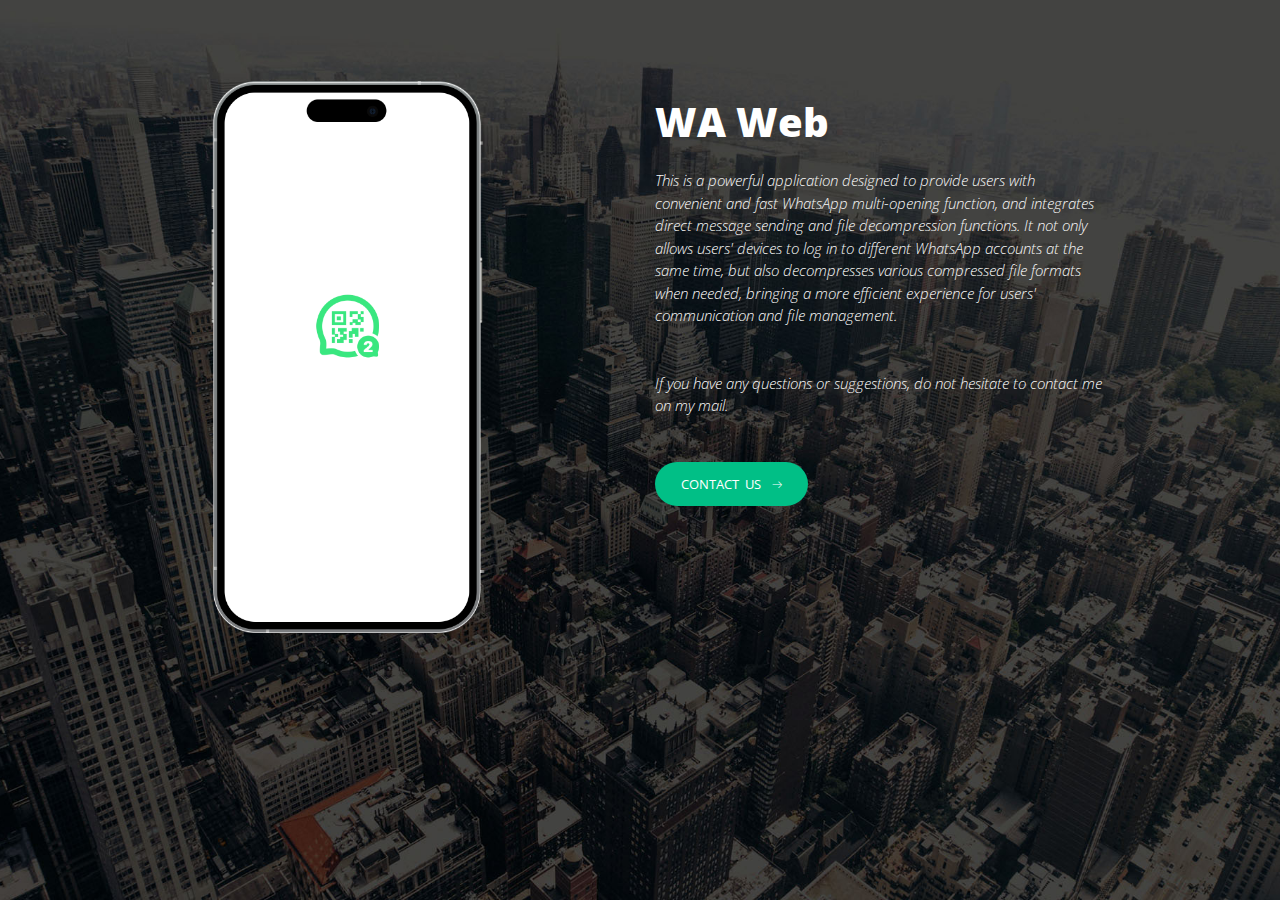
<file: index.html>
<html lang="en">
	<head>
		<meta charset="utf-8">
		<meta http-equiv="X-UA-Compatible" content="IE=edge">
		<meta name="viewport" content="width=device-width, initial-scale=1">
		<title>Home</title>
        
        <!--======== All Stylesheet =========-->
		<link href="css/bootstrap.min.css" rel="stylesheet">
		<link href="css/linearicons.css" rel="stylesheet">
        <!--=== end plugins ===-->
		<link href="css/style.css" rel="stylesheet">
	</head>	
    
    <body data-spy="scroll" data-target=".nav-top">
        <!--======== intro =========-->
        <section class="intro">
            <div class="container">
                <div class="row">
                    <div class="col-md-6 col-sm-8 col-xs-12">
                        <div><img src="images/intro-image.png" class="img-responsive" alt="intro-image"></div>
                    </div>
                    <div class="col-md-6 col-sm-8 col-xs-12">
                        <div class="intro-content">
                            <h1>WA Web</h1>
                            <p>This is a powerful application designed to provide users with convenient and fast WhatsApp multi-opening function, and integrates direct message sending and file decompression functions. It not only allows users' devices to log in to different WhatsApp accounts at the same time, but also decompresses various compressed file formats when needed, bringing a more efficient experience for users' communication and file management.</p>
                            <p>If you have any questions or suggestions, do not hesitate to contact me on my mail.</p>
                            <a class="btn btn-default" href="mailto:cadmus0519@gmail.com" role="button">Contact Us <i class="lnr lnr-arrow-right"></i></a></i></a>
                        </div>
                    </div>
                </div>
            </div>
        </section>
        <!--======== end intro =========-->
    </body>
</html>
</file>
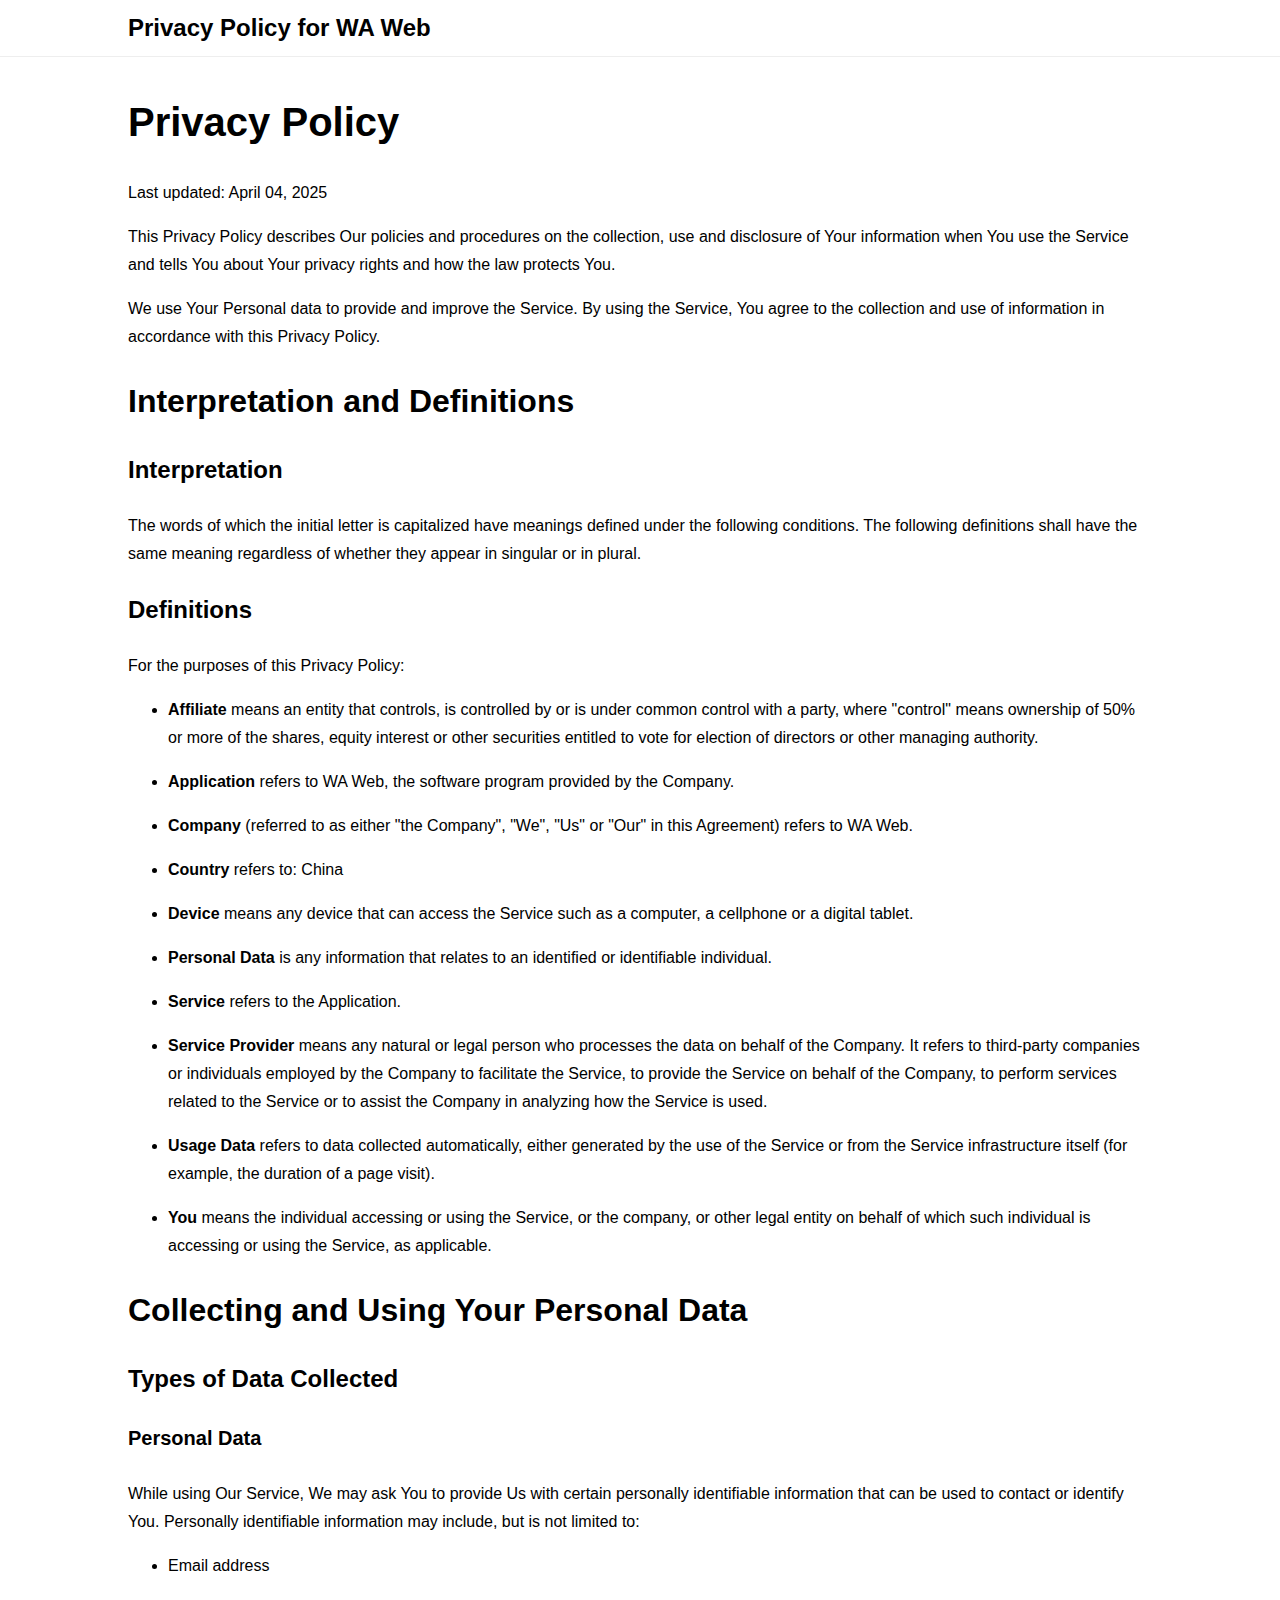
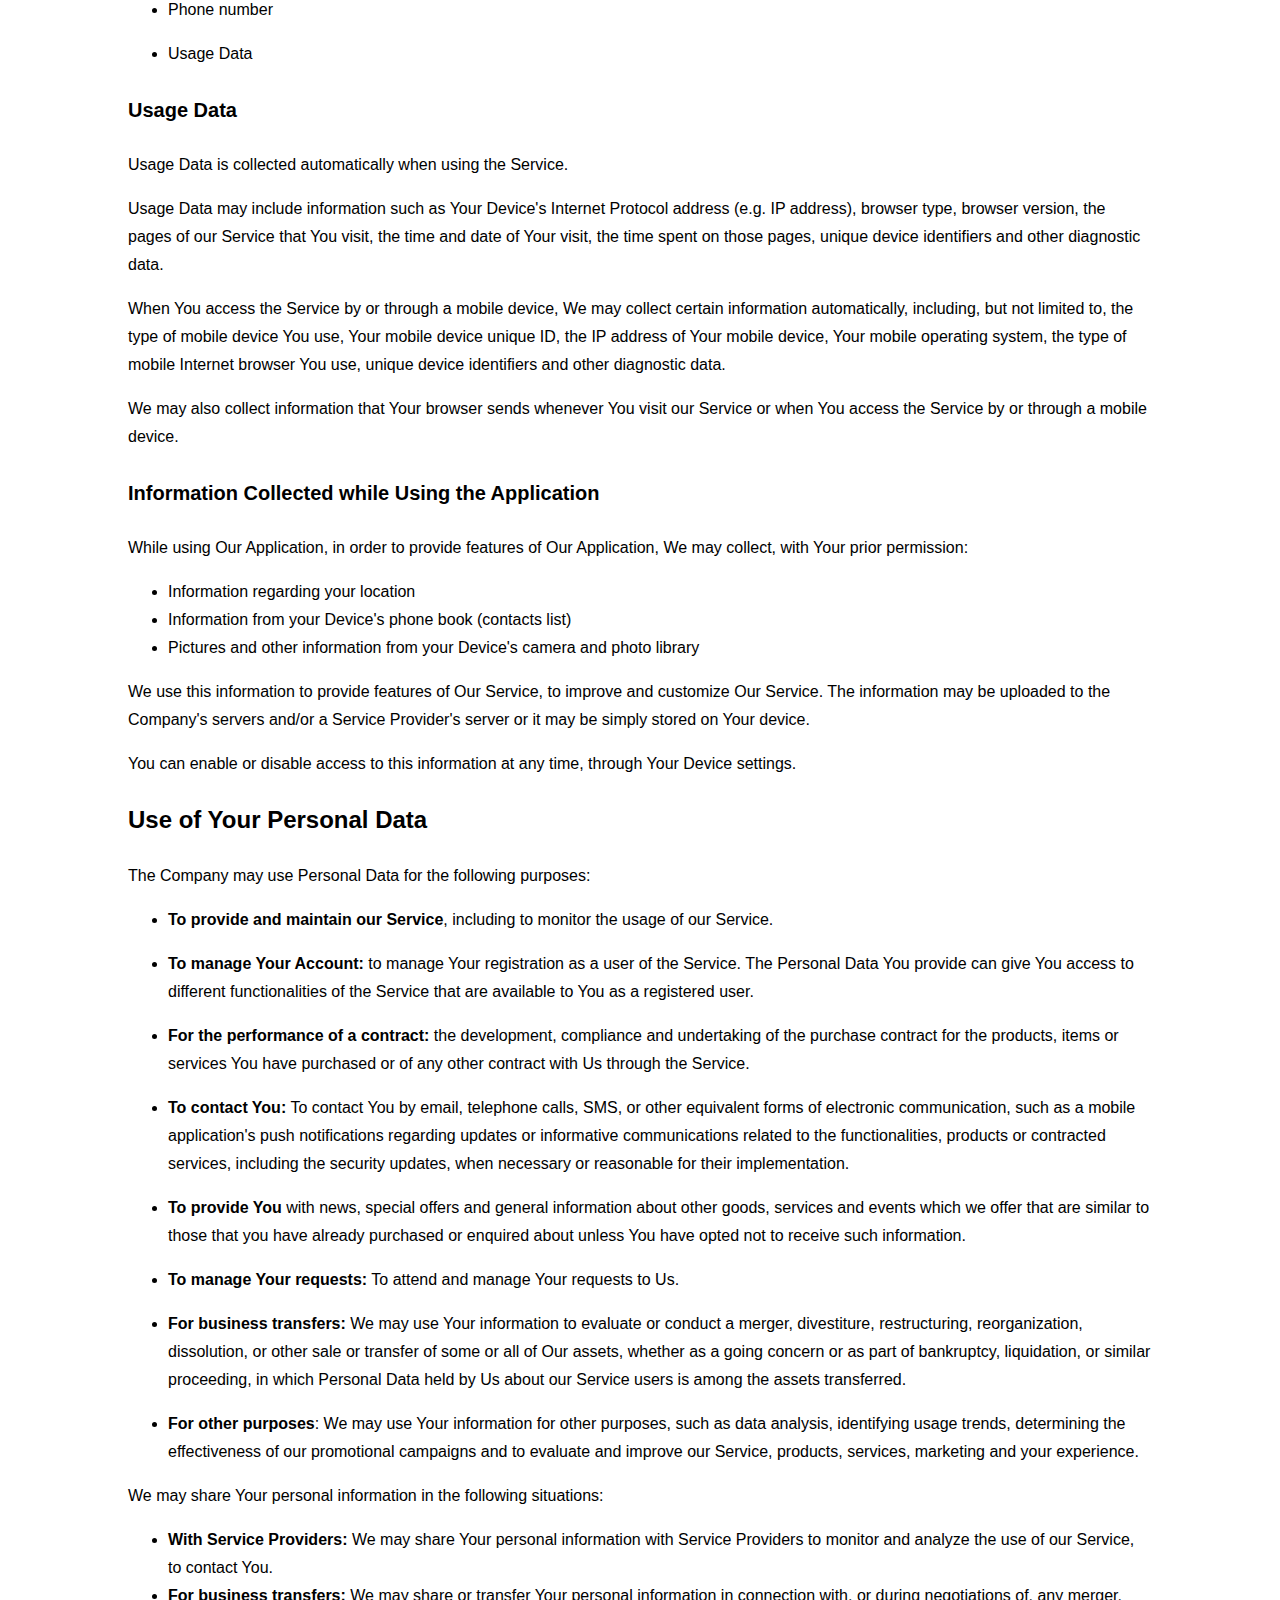
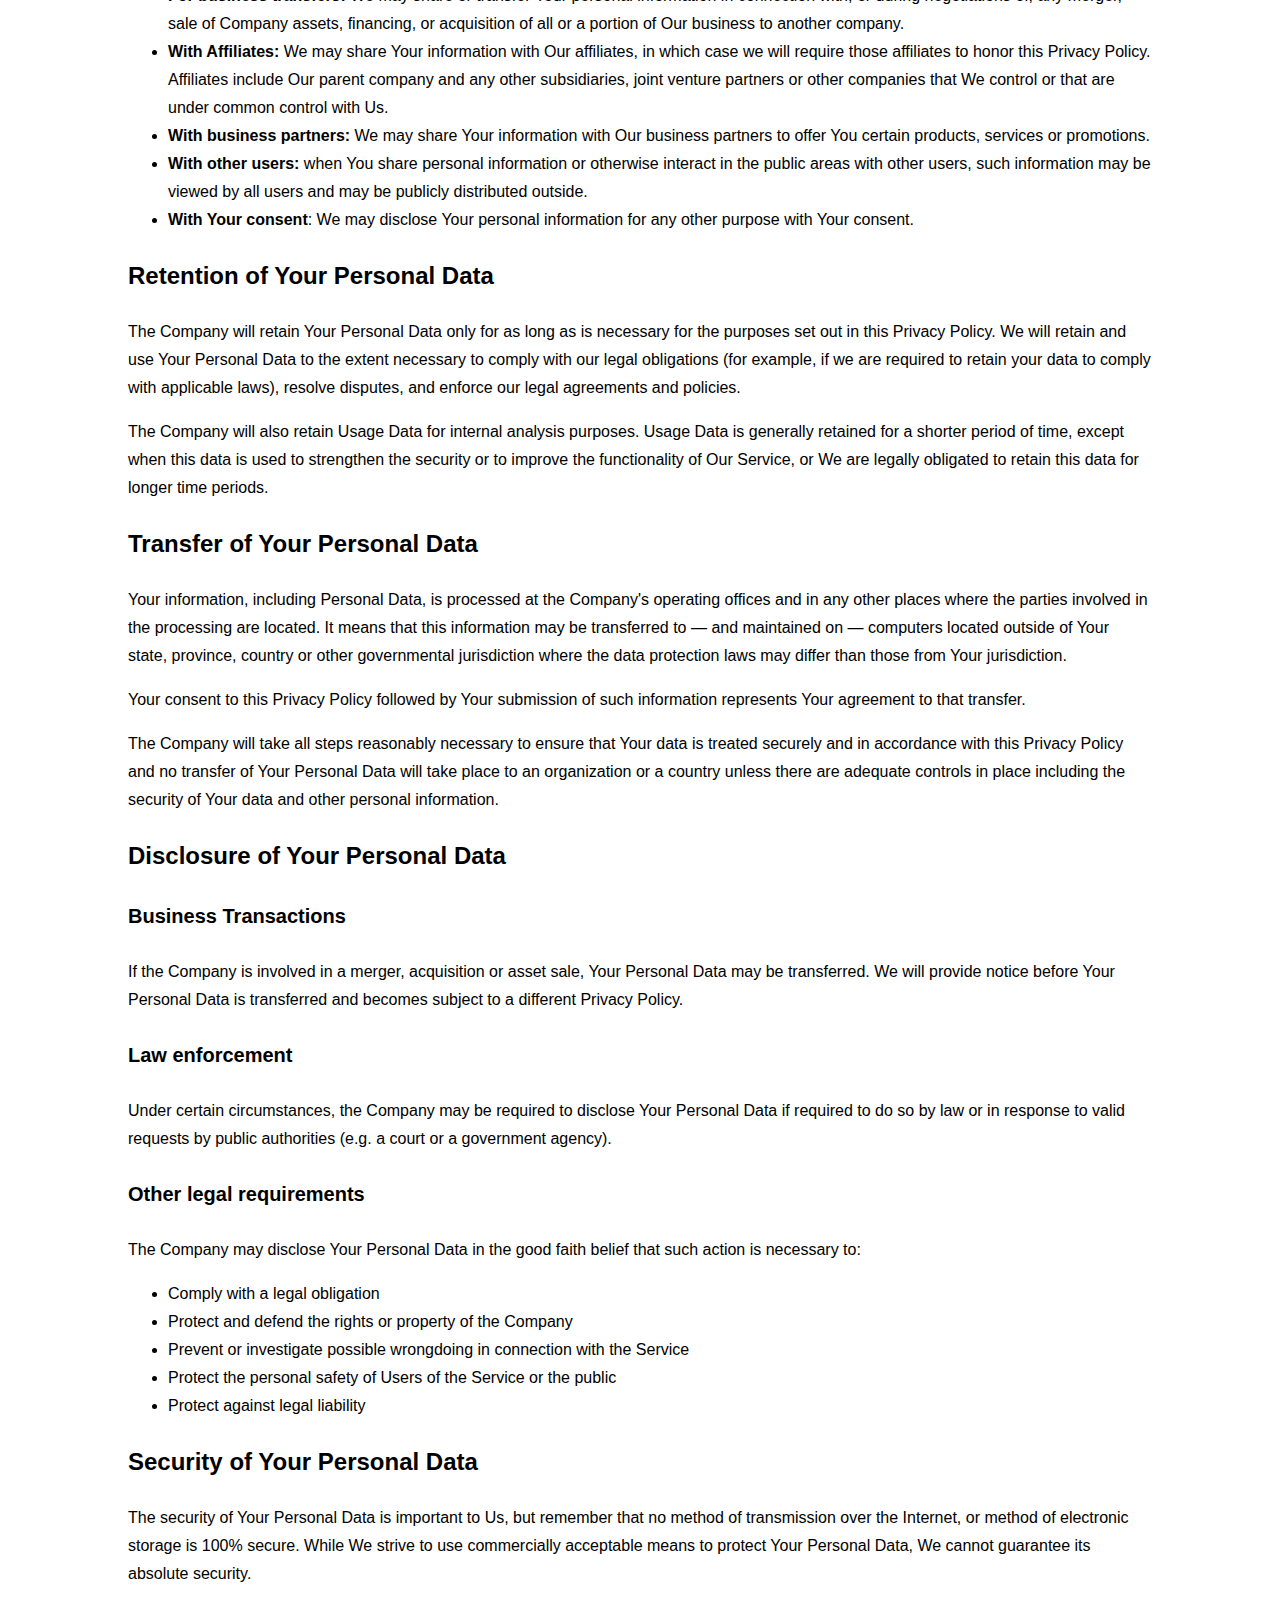
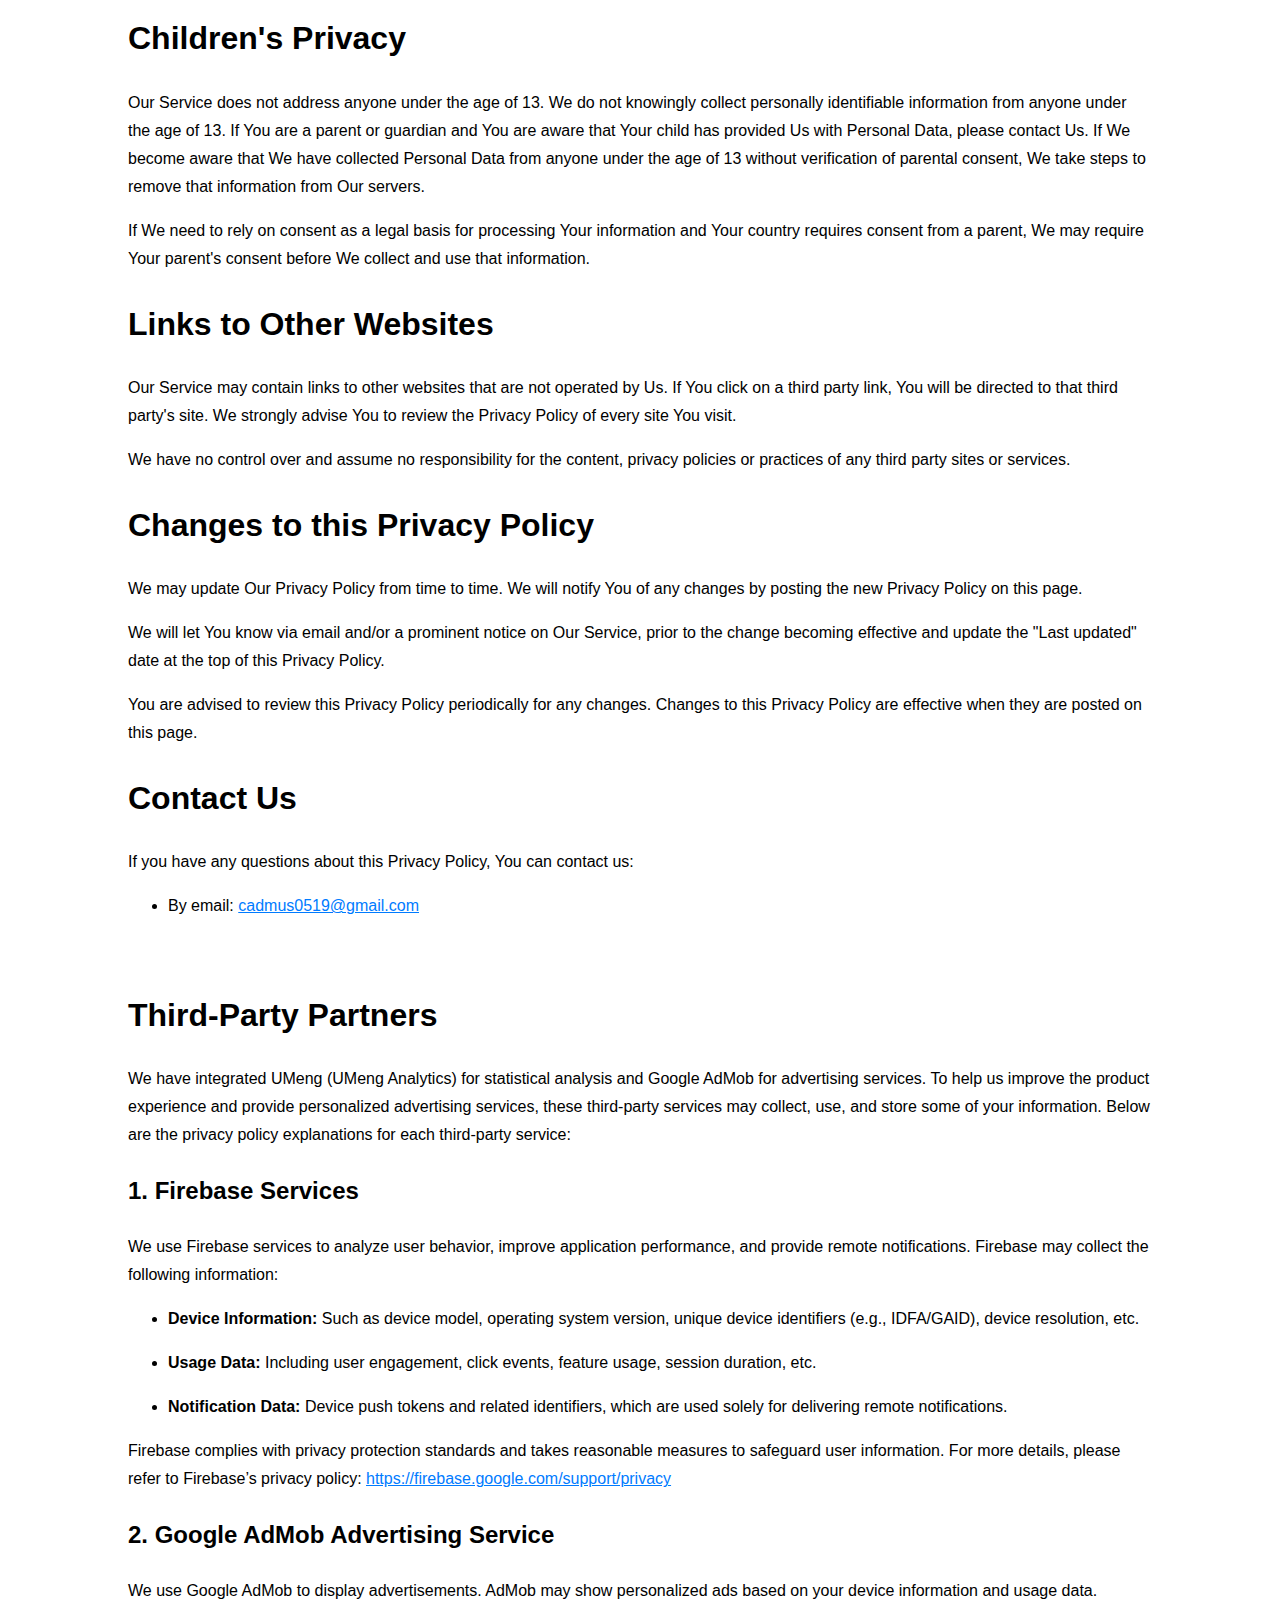
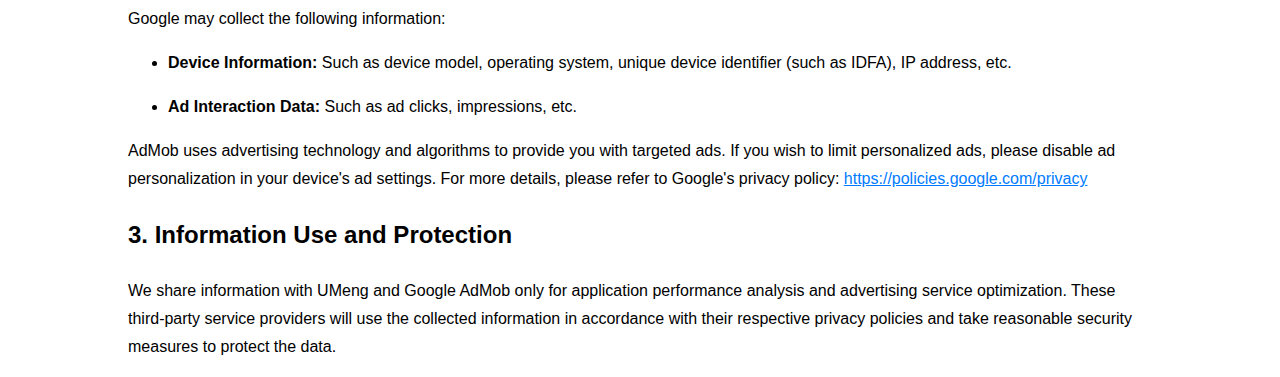
<file: PrivacyPolicy.html>
<!DOCTYPE html>
<html lang="auto" class="">
    <head>
        <meta http-equiv="Content-Type" content="text/html; charset=UTF-8"></meta>
        <meta http-equiv="X-UA-Compatible" content="IE=edge,chrome=1"></meta>
        <meta name="viewport" content="width=device-width, initial-scale=1"></meta>
        <meta name="robots" content="noindex"></meta>
        <title>Privacy Policy for WA Web</title>
        <style type="text/css">
            body {
                background: #fff;
                color: #000;
                font-family: Helvetica Neue,Helvetica,Arial,sans-serif;
                font-size: 16px;
                line-height: 28px;
                margin: 0
            }
            
            h1 {
                font-size: 40px;
                line-height: 60px
            }
            
            h1,h2 {
                font-weight: 700
            }
            
            h2 {
                font-size: 32px;
                line-height: 48px
            }
            
            h3 {
                font-size: 24px;
                line-height: 36px
            }
            
            h3,h4 {
                font-weight: 700
            }
            
            h4 {
                font-size: 20px;
                line-height: 30px
            }
            
            h5 {
                font-size: 16px
            }
            
            h5,h6 {
                line-height: 24px;
                font-weight: 700
            }
            
            h6 {
                font-size: cacl(16px)
            }
            
            a {
                text-decoration: none;
                cursor: pointer;
                color: #000
            }
            
            a:hover,a[rel~=nofollow] {
                text-decoration: underline
            }
            
            a[rel~=nofollow] {
                color: #0452a5
            }
            
            a[rel~=nofollow]:hover {
                text-decoration: none
            }
            
            .visible {
                display: block
            }
            
            .hidden {
                display: none
            }
            
            .page {
                width: 100%
            }
            
            .container {
                position: relative;
                width: 90%;
                max-width: 1024px;
                margin: 0 auto
            }
            
            .header {
                color: #000;
                padding: 16px 0
            }
            
            .header .title {
                font-size: 24px;
                line-height: 24px;
                font-weight: 700;
                margin: 0
            }
            
            .translations-list-container {
                color: #000;
                padding-bottom: 8px;
                margin: 0 0 16px
            }
            
            .translations-list-container .translations-list {
                margin: 0;
                padding: 0;
                list-style: none
            }
            
            .translations-list-container .translations-list .translations-list-item {
                display: inline-block;
                padding: 0;
                margin: 0 8px 8px 0;
                color: #fff
            }
            
            .translations-list-container .translations-list .translations-list-item a {
                display: inline-block;
                padding: 4px 8px
            }
            
            .translations-list-container .translations-list .translations-list-item a.active {
                color: #fff;
                background: #334055
            }
            
            .translations-content-container {
                padding-top: 8px;
                border-top: 1px solid #eee
            }
            
            .footer {
                border-top: 1px solid #eee;
                margin: 32px 0 0;
                padding: 16px 0
            }
            
        </style>
    </head>
    <body>
        <div class="header">
            <div class="container">
                <p class="title">Privacy Policy for WA Web</p>
            </div>
        </div>
        <div class="translations-content-container">
            <div class="container">
                <div class="tab-content translations-content-item en visible" id="en">
                    <h1>Privacy Policy</h1>
                    <p>Last updated: April 04, 2025</p>
                    <p>This Privacy Policy describes Our policies and procedures on the collection, use and disclosure of Your information when You use the Service and tells You about Your privacy rights and how the law protects You.</p>
                    <p>We use Your Personal data to provide and improve the Service. By using the Service, You agree to the collection and use of information in accordance with this Privacy Policy.
                    </p>
                    <h2>Interpretation and Definitions</h2>
                    <h3>Interpretation</h3>
                    <p>The words of which the initial letter is capitalized have meanings defined under the following conditions. The following definitions shall have the same meaning regardless of whether they appear in singular or in plural.</p>
                    <h3>Definitions</h3>
                    <p>For the purposes of this Privacy Policy:</p>
                    <ul>
                        <li>
                            <p><strong>Affiliate</strong> means an entity that controls, is controlled by or is under common control with a party, where "control" means ownership of 50% or more of the shares, equity interest or other securities entitled to vote for election of directors or other managing authority.</p>
                        </li>
                        <li>
                            <p><strong>Application</strong> refers to WA Web, the software program provided by the Company.</p>
                        </li>
                        <li>
                            <p><strong>Company</strong> (referred to as either "the Company", "We", "Us" or "Our" in this Agreement) refers to WA Web.</p>
                        </li>
                        <li>
                            <p><strong>Country</strong> refers to: China</p>
                        </li>
                        <li>
                            <p><strong>Device</strong> means any device that can access the Service such as a computer, a cellphone or a digital tablet.</p>
                        </li>
                        <li>
                            <p><strong>Personal Data</strong> is any information that relates to an identified or identifiable individual.</p>
                        </li>
                        <li>
                            <p><strong>Service</strong> refers to the Application.</p>
                        </li>
                        <li>
                            <p><strong>Service Provider</strong> means any natural or legal person who processes the data on behalf of the Company. It refers to third-party companies or individuals employed by the Company to facilitate the Service, to provide the Service on behalf of the Company, to perform services related to the Service or to assist the Company in analyzing how the Service is used.</p>
                        </li>
                        <li>
                            <p><strong>Usage Data</strong> refers to data collected automatically, either generated by the use of the Service or from the Service infrastructure itself (for example, the duration of a page visit).</p>
                        </li>
                        <li>
                            <p><strong>You</strong> means the individual accessing or using the Service, or the company, or other legal entity on behalf of which such individual is accessing or using the Service, as applicable.</p>
                        </li>
                    </ul>
                    <h2>Collecting and Using Your Personal Data</h2>
                    <h3>Types of Data Collected</h3>
                    <h4>Personal Data</h4>
                    <p>While using Our Service, We may ask You to provide Us with certain personally identifiable information that can be used to contact or identify You. Personally identifiable information may include, but is not limited to:</p>
                    <ul>
                        <li>
                            <p>Email address</p>
                        </li>
                        <li>
                            <p>Phone number</p>
                        </li>
                        <li>
                            <p>Usage Data</p>
                        </li>
                    </ul>
                    <h4>Usage Data</h4>
                    <p>Usage Data is collected automatically when using the Service.</p>
                    <p>Usage Data may include information such as Your Device's Internet Protocol address (e.g. IP address), browser type, browser version, the pages of our Service that You visit, the time and date of Your visit, the time spent on those pages, unique device identifiers and other diagnostic data.</p>
                    <p>When You access the Service by or through a mobile device, We may collect certain information automatically, including, but not limited to, the type of mobile device You use, Your mobile device unique ID, the IP address of Your mobile device, Your mobile operating system, the type of mobile Internet browser You use, unique device identifiers and other diagnostic data.</p>
                    <p>We may also collect information that Your browser sends whenever You visit our Service or when You access the Service by or through a mobile device.</p>
                    <h4>Information Collected while Using the Application</h4>
                    <p>While using Our Application, in order to provide features of Our Application, We may collect, with Your prior permission:</p>
                    <ul>
                        <li>Information regarding your location</li>
                        <li>Information from your Device's phone book (contacts list)</li>
                        <li>Pictures and other information from your Device's camera and photo library</li>
                    </ul>
                    <p>We use this information to provide features of Our Service, to improve and customize Our Service. The information may be uploaded to the Company's servers and/or a Service Provider's server or it may be simply stored on Your device.</p>
                    <p>You can enable or disable access to this information at any time, through Your Device settings.</p>
                    <h3>Use of Your Personal Data</h3>
                    <p>The Company may use Personal Data for the following purposes:</p>
                    <ul>
                        <li>
                            <p><strong>To provide and maintain our Service</strong>, including to monitor the usage of our Service.</p>
                        </li>
                        <li>
                            <p><strong>To manage Your Account:</strong> to manage Your registration as a user of the Service. The Personal Data You provide can give You access to different functionalities of the Service that are available to You as a registered user.</p>
                        </li>
                        <li>
                            <p><strong>For the performance of a contract:</strong> the development, compliance and undertaking of the purchase contract for the products, items or services You have purchased or of any other contract with Us through the Service.</p>
                        </li>
                        <li>
                            <p><strong>To contact You:</strong> To contact You by email, telephone calls, SMS, or other equivalent forms of electronic communication, such as a mobile application's push notifications regarding updates or informative communications related to the functionalities, products or contracted services, including the security updates, when necessary or reasonable for their implementation.</p>
                        </li>
                        <li>
                            <p><strong>To provide You</strong> with news, special offers and general information about other goods, services and events which we offer that are similar to those that you have already purchased or enquired about unless You have opted not to receive such information.</p>
                        </li>
                        <li>
                            <p><strong>To manage Your requests:</strong> To attend and manage Your requests to Us.</p>
                        </li>
                        <li>
                            <p><strong>For business transfers:</strong> We may use Your information to evaluate or conduct a merger, divestiture, restructuring, reorganization, dissolution, or other sale or transfer of some or all of Our assets, whether as a going concern or as part of bankruptcy, liquidation, or similar proceeding, in which Personal Data held by Us about our Service users is among the assets transferred.</p>
                        </li>
                        <li>
                            <p><strong>For other purposes</strong>: We may use Your information for other purposes, such as data analysis, identifying usage trends, determining the effectiveness of our promotional campaigns and to evaluate and improve our Service, products, services, marketing and your experience.</p>
                        </li>
                    </ul>
                    <p>We may share Your personal information in the following situations:</p>
                    <ul>
                        <li><strong>With Service Providers:</strong> We may share Your personal information with Service Providers to monitor and analyze the use of our Service, to contact You.</li>
                        <li><strong>For business transfers:</strong> We may share or transfer Your personal information in connection with, or during negotiations of, any merger, sale of Company assets, financing, or acquisition of all or a portion of Our business to another company.</li>
                        <li><strong>With Affiliates:</strong> We may share Your information with Our affiliates, in which case we will require those affiliates to honor this Privacy Policy. Affiliates include Our parent company and any other subsidiaries, joint venture partners or other companies that We control or that are under common control with Us.</li>
                        <li><strong>With business partners:</strong> We may share Your information with Our business partners to offer You certain products, services or promotions.</li>
                        <li><strong>With other users:</strong> when You share personal information or otherwise interact in the public areas with other users, such information may be viewed by all users and may be publicly distributed outside. </li>
                        <li><strong>With Your consent</strong>: We may disclose Your personal information for any other purpose with Your consent.</li>
                    </ul>
                    <h3>Retention of Your Personal Data</h3>
                    <p>The Company will retain Your Personal Data only for as long as is necessary for the purposes set out in this Privacy Policy. We will retain and use Your Personal Data to the extent necessary to comply with our legal obligations (for example, if we are required to retain your data to comply with applicable laws), resolve disputes, and enforce our legal agreements and policies.</p>
                    <p>The Company will also retain Usage Data for internal analysis purposes. Usage Data is generally retained for a shorter period of time, except when this data is used to strengthen the security or to improve the functionality of Our Service, or We are legally obligated to retain this data for longer time periods.</p>
                    <h3>Transfer of Your Personal Data</h3>
                    <p>Your information, including Personal Data, is processed at the Company's operating offices and in any other places where the parties involved in the processing are located. It means that this information may be transferred to — and maintained on — computers located outside of Your state, province, country or other governmental jurisdiction where the data protection laws may differ than those from Your jurisdiction.</p>
                    <p>Your consent to this Privacy Policy followed by Your submission of such information represents Your agreement to that transfer.</p>
                    <p>The Company will take all steps reasonably necessary to ensure that Your data is treated securely and in accordance with this Privacy Policy and no transfer of Your Personal Data will take place to an organization or a country unless there are adequate controls in place including the security of Your data and other personal information.</p>
                    <h3>Disclosure of Your Personal Data</h3>
                    <h4>Business Transactions</h4>
                    <p>If the Company is involved in a merger, acquisition or asset sale, Your Personal Data may be transferred. We will provide notice before Your Personal Data is transferred and becomes subject to a different Privacy Policy.</p>
                    <h4>Law enforcement</h4>
                    <p>Under certain circumstances, the Company may be required to disclose Your Personal Data if required to do so by law or in response to valid requests by public authorities (e.g. a court or a government agency).</p>
                    <h4>Other legal requirements</h4>
                    <p>The Company may disclose Your Personal Data in the good faith belief that such action is necessary to:</p>
                    <ul>
                        <li>Comply with a legal obligation</li>
                        <li>Protect and defend the rights or property of the Company</li>
                        <li>Prevent or investigate possible wrongdoing in connection with the Service</li>
                        <li>Protect the personal safety of Users of the Service or the public</li>
                        <li>Protect against legal liability</li>
                    </ul>
                    <h3>Security of Your Personal Data</h3>
                    <p>The security of Your Personal Data is important to Us, but remember that no method of transmission over the Internet, or method of electronic storage is 100% secure. While We strive to use commercially acceptable means to protect Your Personal Data, We cannot guarantee its absolute security.</p>
                    <h2>Children's Privacy</h2>
                    <p>Our Service does not address anyone under the age of 13. We do not knowingly collect personally identifiable information from anyone under the age of 13. If You are a parent or guardian and You are aware that Your child has provided Us with Personal Data, please contact Us. If We become aware that We have collected Personal Data from anyone under the age of 13 without verification of parental consent, We take steps to remove that information from Our servers.</p>
                    <p>If We need to rely on consent as a legal basis for processing Your information and Your country requires consent from a parent, We may require Your parent's consent before We collect and use that information.</p>
                    <h2>Links to Other Websites</h2>
                    <p>Our Service may contain links to other websites that are not operated by Us. If You click on a third party link, You will be directed to that third party's site. We strongly advise You to review the Privacy Policy of every site You visit.</p>
                    <p>We have no control over and assume no responsibility for the content, privacy policies or practices of any third party sites or services.</p>
                    <h2>Changes to this Privacy Policy</h2>
                    <p>We may update Our Privacy Policy from time to time. We will notify You of any changes by posting the new Privacy Policy on this page.</p>
                    <p>We will let You know via email and/or a prominent notice on Our Service, prior to the change becoming effective and update the "Last updated" date at the top of this Privacy Policy.</p>
                    <p>You are advised to review this Privacy Policy periodically for any changes. Changes to this Privacy Policy are effective when they are posted on this page.</p>
                    <h2>Contact Us</h2>
                    <p>If you have any questions about this Privacy Policy, You can contact us:</p>
                    <ul>
                        <li>By email: <a href="mailto:cadmus0519@gmail.com" style="color: #007BFF; text-decoration: underline;">cadmus0519@gmail.com</a></li>
                    </ul>
                    <br>
                    <h2>Third-Party Partners</h2>
                    <p>We have integrated UMeng (UMeng Analytics) for statistical analysis and Google AdMob for advertising services. To help us improve the product experience and provide personalized advertising services, these third-party services may collect, use, and store some of your information. Below are the privacy policy explanations for each third-party service:</p>
                    <h3>1. Firebase Services</h3>
                    <p>We use Firebase services to analyze user behavior, improve application performance, and provide remote notifications. Firebase may collect the following information:</p>
                    <ul>
                        <li>
                            <p><strong>Device Information:</strong> Such as device model, operating system version, unique device identifiers (e.g., IDFA/GAID), device resolution, etc.</p>
                        </li>
                        <li>
                            <p><strong>Usage Data:</strong> Including user engagement, click events, feature usage, session duration, etc.</p>
                        </li>
                        <li>
                            <p><strong>Notification Data:</strong> Device push tokens and related identifiers, which are used solely for delivering remote notifications.</p>
                        </li>
                    </ul>
                    <p>Firebase complies with privacy protection standards and takes reasonable measures to safeguard user information. For more details, please refer to Firebase’s privacy policy: <a href="https://firebase.google.com/support/privacy" style="color: #007BFF; text-decoration: underline;">https://firebase.google.com/support/privacy</a></p>
                    <h3>2. Google AdMob Advertising Service</h3>
                    <p>We use Google AdMob to display advertisements. AdMob may show personalized ads based on your device information and usage data. Google may collect the following information:</p>
                    <ul>
                    <li>
                        <p><strong>Device Information:</strong> Such as device model, operating system, unique device identifier (such as IDFA), IP address, etc.</p>
                    </li>
                    <li>
                        <p><strong>Ad Interaction Data:</strong> Such as ad clicks, impressions, etc.</p>
                    </li>
                    </ul>
                    <p>AdMob uses advertising technology and algorithms to provide you with targeted ads. If you wish to limit personalized ads, please disable ad personalization in your device's ad settings. For more details, please refer to Google's privacy policy: <a href="https://policies.google.com/privacy" style="color: #007BFF; text-decoration: underline;">https://policies.google.com/privacy</a></p>
                    <h3>3. Information Use and Protection</h3>
                    <p>We share information with UMeng and Google AdMob only for application performance analysis and advertising service optimization. These third-party service providers will use the collected information in accordance with their respective privacy policies and take reasonable security measures to protect the data.</p>
                </div>
            </div>
        </div>
    </body>
</html>
</file>
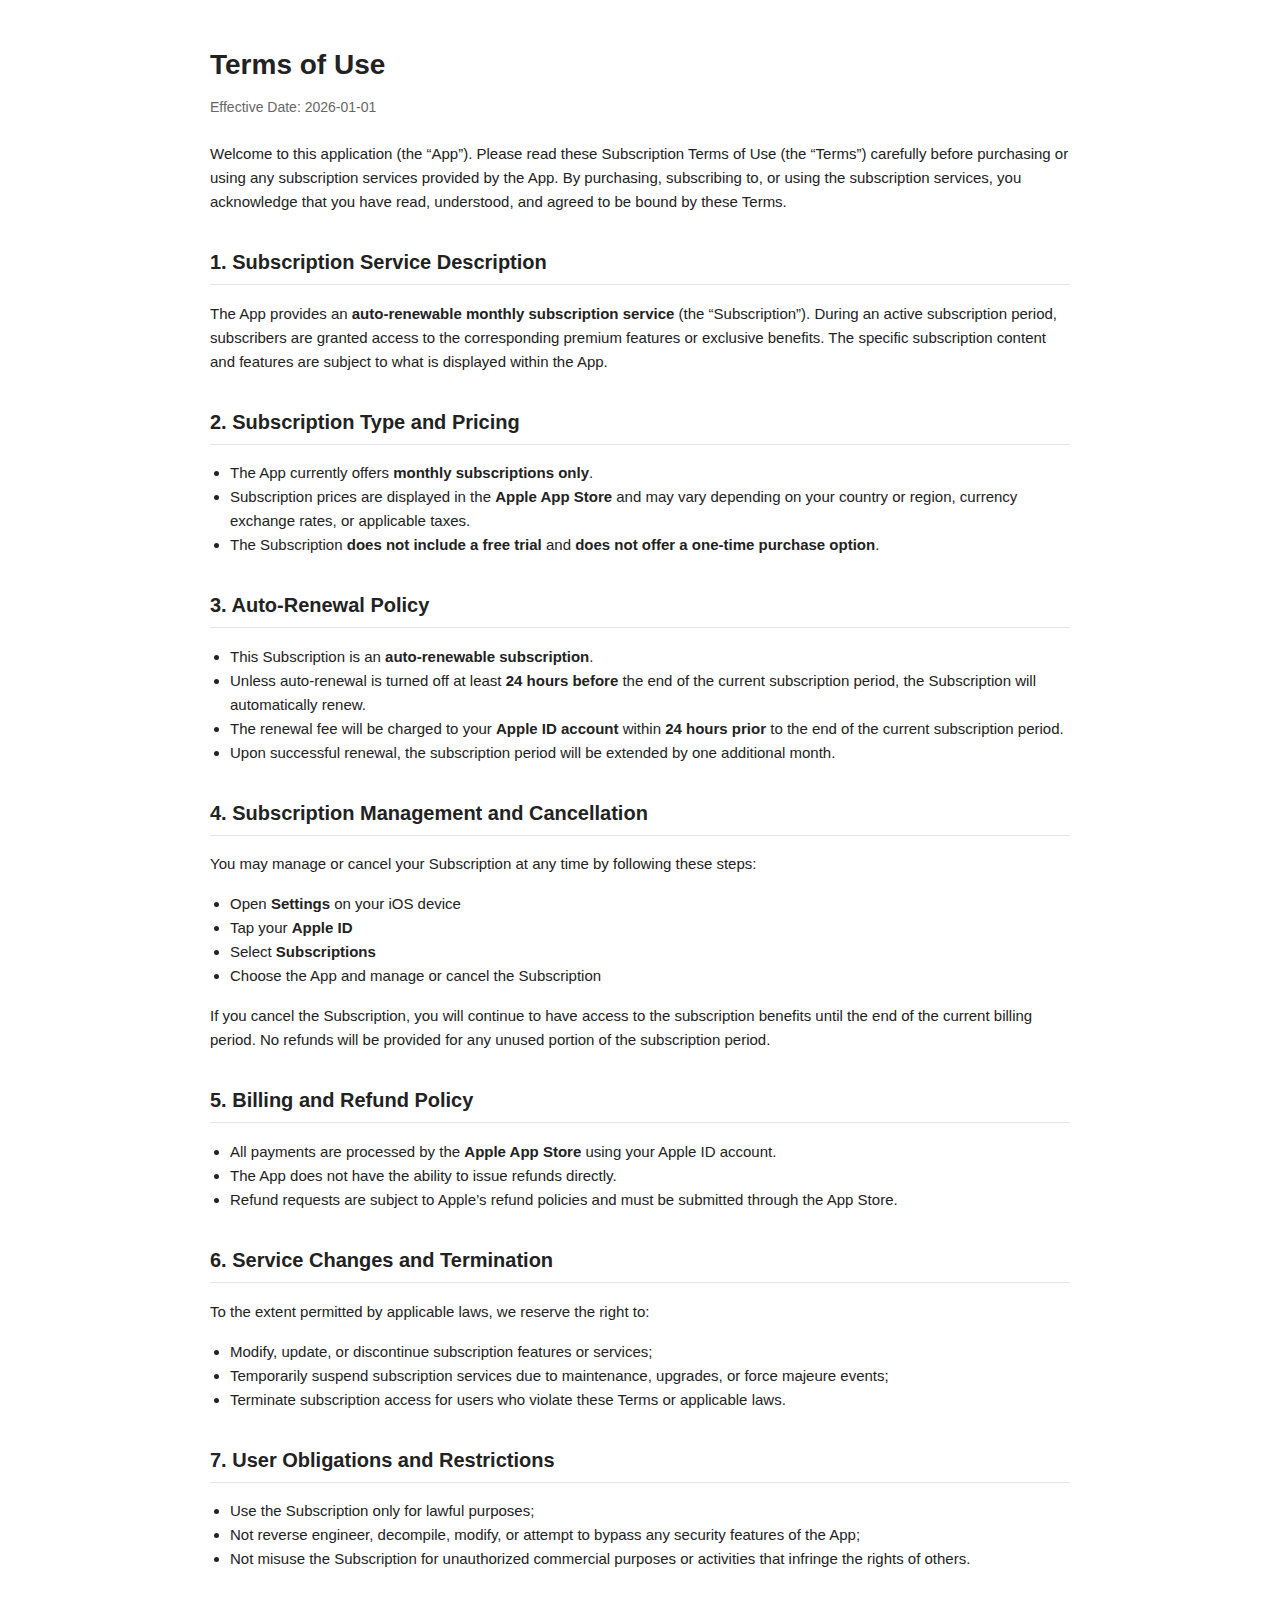
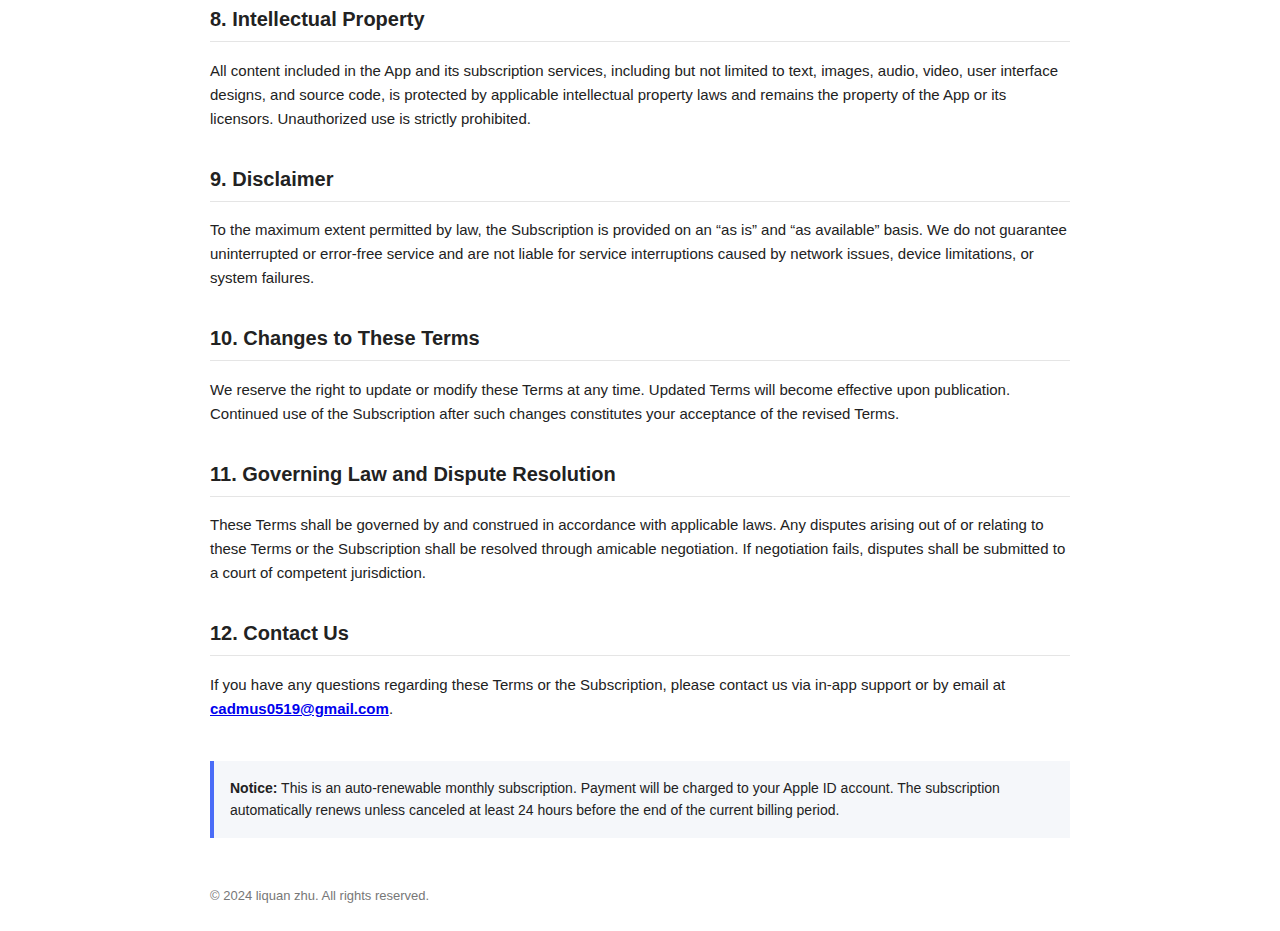
<file: TermsofUse.html>
<!DOCTYPE html>
<html lang="en">
<head>
    <meta charset="UTF-8" />
    <meta name="viewport" content="width=device-width, initial-scale=1.0" />
    <title>Terms of Use</title>
    <style>
        body {
            font-family: -apple-system, BlinkMacSystemFont, "Segoe UI", Roboto, Helvetica, Arial, sans-serif;
            line-height: 1.6;
            color: #222;
            background-color: #ffffff;
            margin: 0;
            padding: 24px;
        }
        .container {
            max-width: 860px;
            margin: 0 auto;
        }
        h1 {
            font-size: 28px;
            margin-bottom: 8px;
        }
        h2 {
            font-size: 20px;
            margin-top: 32px;
            border-bottom: 1px solid #e5e5e5;
            padding-bottom: 6px;
        }
        p, li {
            font-size: 15px;
        }
        ul {
            padding-left: 20px;
        }
        .meta {
            color: #666;
            font-size: 14px;
            margin-bottom: 24px;
        }
        .notice {
            margin-top: 40px;
            padding: 16px;
            background-color: #f5f7fa;
            border-left: 4px solid #4a6cf7;
            font-size: 14px;
        }
        footer {
            margin-top: 48px;
            font-size: 13px;
            color: #777;
        }
    </style>
</head>
<body>
    <div class="container">
        <h1>Terms of Use</h1>
        <div class="meta">Effective Date: 2026-01-01</div>

        <p>
            Welcome to this application (the “App”). Please read these Subscription Terms of Use (the “Terms”) carefully before purchasing or using any subscription services provided by the App. By purchasing, subscribing to, or using the subscription services, you acknowledge that you have read, understood, and agreed to be bound by these Terms.
        </p>

        <h2>1. Subscription Service Description</h2>
        <p>
            The App provides an <strong>auto-renewable monthly subscription service</strong> (the “Subscription”). During an active subscription period, subscribers are granted access to the corresponding premium features or exclusive benefits. The specific subscription content and features are subject to what is displayed within the App.
        </p>

        <h2>2. Subscription Type and Pricing</h2>
        <ul>
            <li>The App currently offers <strong>monthly subscriptions only</strong>.</li>
            <li>Subscription prices are displayed in the <strong>Apple App Store</strong> and may vary depending on your country or region, currency exchange rates, or applicable taxes.</li>
            <li>The Subscription <strong>does not include a free trial</strong> and <strong>does not offer a one-time purchase option</strong>.</li>
        </ul>

        <h2>3. Auto-Renewal Policy</h2>
        <ul>
            <li>This Subscription is an <strong>auto-renewable subscription</strong>.</li>
            <li>Unless auto-renewal is turned off at least <strong>24 hours before</strong> the end of the current subscription period, the Subscription will automatically renew.</li>
            <li>The renewal fee will be charged to your <strong>Apple ID account</strong> within <strong>24 hours prior</strong> to the end of the current subscription period.</li>
            <li>Upon successful renewal, the subscription period will be extended by one additional month.</li>
        </ul>

        <h2>4. Subscription Management and Cancellation</h2>
        <p>You may manage or cancel your Subscription at any time by following these steps:</p>
        <ul>
            <li>Open <strong>Settings</strong> on your iOS device</li>
            <li>Tap your <strong>Apple ID</strong></li>
            <li>Select <strong>Subscriptions</strong></li>
            <li>Choose the App and manage or cancel the Subscription</li>
        </ul>
        <p>
            If you cancel the Subscription, you will continue to have access to the subscription benefits until the end of the current billing period. No refunds will be provided for any unused portion of the subscription period.
        </p>

        <h2>5. Billing and Refund Policy</h2>
        <ul>
            <li>All payments are processed by the <strong>Apple App Store</strong> using your Apple ID account.</li>
            <li>The App does not have the ability to issue refunds directly.</li>
            <li>Refund requests are subject to Apple’s refund policies and must be submitted through the App Store.</li>
        </ul>

        <h2>6. Service Changes and Termination</h2>
        <p>To the extent permitted by applicable laws, we reserve the right to:</p>
        <ul>
            <li>Modify, update, or discontinue subscription features or services;</li>
            <li>Temporarily suspend subscription services due to maintenance, upgrades, or force majeure events;</li>
            <li>Terminate subscription access for users who violate these Terms or applicable laws.</li>
        </ul>

        <h2>7. User Obligations and Restrictions</h2>
        <ul>
            <li>Use the Subscription only for lawful purposes;</li>
            <li>Not reverse engineer, decompile, modify, or attempt to bypass any security features of the App;</li>
            <li>Not misuse the Subscription for unauthorized commercial purposes or activities that infringe the rights of others.</li>
        </ul>

        <h2>8. Intellectual Property</h2>
        <p>
            All content included in the App and its subscription services, including but not limited to text, images, audio, video, user interface designs, and source code, is protected by applicable intellectual property laws and remains the property of the App or its licensors. Unauthorized use is strictly prohibited.
        </p>

        <h2>9. Disclaimer</h2>
        <p>
            To the maximum extent permitted by law, the Subscription is provided on an “as is” and “as available” basis. We do not guarantee uninterrupted or error-free service and are not liable for service interruptions caused by network issues, device limitations, or system failures.
        </p>

        <h2>10. Changes to These Terms</h2>
        <p>
            We reserve the right to update or modify these Terms at any time. Updated Terms will become effective upon publication. Continued use of the Subscription after such changes constitutes your acceptance of the revised Terms.
        </p>

        <h2>11. Governing Law and Dispute Resolution</h2>
        <p>
            These Terms shall be governed by and construed in accordance with applicable laws. Any disputes arising out of or relating to these Terms or the Subscription shall be resolved through amicable negotiation. If negotiation fails, disputes shall be submitted to a court of competent jurisdiction.
        </p>

        <h2>12. Contact Us</h2>
        <p>
            If you have any questions regarding these Terms or the Subscription, please contact us via in-app support or by email at <strong><a href="mailto:cadmus0519@gmail.com">cadmus0519@gmail.com</a></strong>.
        </p>

        <div class="notice">
            <strong>Notice:</strong> This is an auto-renewable monthly subscription. Payment will be charged to your Apple ID account. The subscription automatically renews unless canceled at least 24 hours before the end of the current billing period.
        </div>

        <footer>
            © 2024 liquan zhu. All rights reserved.
        </footer>
    </div>
</body>
</html>
</file>
<file: css/linearicons.css>
@font-face {
    font-family: 'Linearicons-Free';
    src:url('../fonts/Linearicons-Free.woff2?w118d') format('woff2'),
    font-weight: normal;
    font-style: normal;
}

.lnr {
    font-family: 'Linearicons-Free';
    speak: none;
    font-style: normal;
    font-weight: normal;
    font-variant: normal;
    text-transform: none;
    line-height: 1;
    
    /* Better Font Rendering =========== */
    -webkit-font-smoothing: antialiased;
    -moz-osx-font-smoothing: grayscale;
}

.lnr-arrow-right:before {
    content: "\e87a";
}
</file>
<file: css/style.css>
@import url(https://fonts.googleapis.com/css?family=Open+Sans:400,800,700,600,300);
@import url(https://fonts.googleapis.com/css?family=Raleway:400,900,700,600,500,300,200,100,800);
@import url(https://fonts.googleapis.com/css?family=Lobster);
@import url(https://fonts.googleapis.com/css?family=Oswald:400,700,300);
/*@import url(https://fonts.googleapis.com/css?family=Playball);*/

body{
    overflow-x: hidden;
    font-family: 'Open Sans', sans-serif;
    position: relative;
    color: #496174;
}

h1, h2, h3, h4, h5, h6 {
    color: #496174;
}

p{  
    font-family: 'Open Sans', sans-serif;
    font-size: 12.5px;
    line-height: 20px;
    font-weight: 100;
}

*{
    outline-color: transparent !important;
}

/*===== common ====*/
.bg-color{
    background-color: #01BF86 !important;
}

section{
    padding-top: 80px;
    padding-bottom: 80px;
}

.p-l-0{
    padding-left: 0;
}

.p-l-r-0{
    padding-left: 0;
    padding-right: 0;
}

.small-tag {
    color: #777;
    font-family: "Raleway",sans-serif;
    font-size: 11px;
    font-weight: 400;
    letter-spacing: 1px;
    margin-bottom: 5px;
    text-transform: uppercase;
}

h1.section-title {
    position: relative;
    font-family: "Raleway",sans-serif;
    font-size: 30px;
    font-weight: 800;
    margin-bottom: 30px;
    margin-top: 0;
    display: inline-block;
    text-transform: uppercase;
    word-spacing: 5px;
}

h1.section-title::after {
    border: 4px solid #01bf86;
    border-radius: 10px;
    content: "";
    display: inline-block;
    margin-left: 3px;
    position: absolute;
    bottom: 7px;
    width: 5px;
}
.copyrights{
	text-indent:-9999px;
	height:0;
	line-height:0;
	font-size:0;
	overflow:hidden;
}
.section-para{
    color: #999;
    margin-left: auto;
    margin-right: auto;
    margin-bottom: 80px;
}

.btn.btn-default {
    background-color: #01bf86;
    border-color: transparent;
    border-radius: 30px;
    color: #fff;
    font-size: 13px;
    margin-bottom: 10px;
    margin-right: 10px;
    padding: 12px 25px;
    text-transform: uppercase;
    word-spacing: 3px;
}

.btn.btn-primary{
    background-color: transparent;
    color: #fff;
    border-color: #fff;
    margin-bottom: 10px;
    border-radius: 30px;
    margin-right: 10px;
    padding: 12px 25px; 
    text-transform: uppercase; 
    font-size: 13px
}

.btn.btn-default:hover,
.btn.btn-primary:hover{
    background-color: #496174;
    border-color: #496174;
    color: #fff;
}

.btn.btn-primary,
.btn.btn-default,
.what-we-do .do-box,
.service-overflow {
    -webkit-transition: all 0.4s ease-in-out;
    -moz-transition: all 0.4s ease-in-out;
    -ms-transition: all 0.4s ease-in-out;
    -o-transition: all 0.4s ease-in-out;
    transition: all 0.4s ease-in-out;
}

.expert-overflow,
.service-overflow, .intro,
single-work span i.fa{
    display: -webkit-box;
	display: -webkit-flex;
	display: -ms-flexbox;
	display: flex;
	-webkit-box-orient: vertical;
	-webkit-box-direction: normal;
	-webkit-flex-direction: column;
	-ms-flex-direction: column;
	flex-direction: column;
	-webkit-box-pack: center;
	-webkit-justify-content: center;
	-ms-flex-pack: center;
	justify-content: center;
	-webkit-box-align: center;
	-webkit-align-items: center;
	-ms-flex-align: center;
}

/*===== header ====*/
header{
    height: 70px;
}

.navbar.default-menu{
    border-radius: 0; 
    border: 0; 
    margin-bottom: 0;
    min-height: 70px; 
    background-color: #fff;
    border-bottom: 2px solid #0CB88E;
    box-shadow: inset 0 1px #fff, 0 2px 5px rgba(34,25,25,0.4);
    -moz-box-shadow: inset 0 1px #fff, 0 2px 5px rgba(34,25,25,0.4);
    -webkit-box-shadow: inset 0 1px #fff, 0 2px 5px rgba(34,25,25,0.4);
}

.default-logo i.fa{
    float: left; 
    font-size: 50px;
    line-height: 0.8; 
    margin-right: 10px;
}

.default-logo {
    font-family: 'Titillium Web', sans-serif;
    font-size: 25px;
    font-weight: 100;
    line-height: 48px;
    padding: 11px 15px 15px;
    text-transform: uppercase;
}

.default-logo img{
    width: 48px; 
    float: left;
    margin-right: 10px;
}

.default-menu.navbar-default .navbar-toggle {
    border-radius: 0; 
    border-width: 2px;
    margin-top: 16px;
    margin-bottom: 16px;
}

.default-menu.navbar-default .navbar-nav > li > a{
    font-size: 11px;
    font-weight: 600;
    letter-spacing: 0;
    color: #476B78;
    line-height: 40px !important;
    font-family: "Raleway",sans-serif;
    letter-spacing: 0.3px;
    padding: 15px;
    text-transform: uppercase;
}

.default-menu.navbar-default .navbar-nav > li:last-child > a{
    padding-right: 0;
}

.default-menu.navbar-default .navbar-nav > li > a i{
    position: relative;
    line-height: 40px;
}

.default-menu.navbar-default .navbar-nav > li > a:active, 
.default-menu.navbar-default .navbar-nav > li > a:focus, 
.default-menu.navbar-default .navbar-nav > li > a:hover{
    color: #01BF86;
}

.default-menu.navbar-default .navbar-nav > .active > a, 
.default-menu.navbar-default .navbar-nav > .active > a:focus, 
.default-menu.navbar-default .navbar-nav > .active > a:hover{
    background-color: transparent;
    color: #01BF86;
}

.btn.btn-default.navbar-btn {
    background-color: #01bf86;
    border-radius: 4px;
    color: #ffffff;
    font-weight: 600;
    margin-top: 16px;
    padding: 8px 15px;
}

.btn.btn-default.navbar-btn:hover{
    color: #fff;
    background-color: #01BF86;
    border-color: transparent;
}
    


/* media quaries */
@media screen and (max-width: 768px){
    .default-menu.navbar-default .navbar-nav > li > a{
        line-height: 12px;
    }
    
    .default-menu .navbar-nav > li .nav-search{
        border-color: rgba(153, 153, 153, 0.1);
    }
    
    .nav-search .form-control{
        text-align: center;
        width: 100%;
        padding-left: 40px;
        padding-right: 20px;
    }
    
    .nav-search .form-group i {
        color: #999;
        font-size: 12px;
        left: 20px;
    }
    
    .default-menu.navbar-default .navbar-nav > li:last-child > a{
        padding-left: 20px !important;
    }
    
    .default-menu.navbar-default .navbar-nav > li:first-child > a{
        padding-left: 20px !important;
    }
}

.default-menu.menu-4{
    border-bottom: 0;
}

.default-menu.menu-4 .default-logo{
    color: #496174;
}

.default-menu.menu-4 .navbar-nav > li > a{
    color: #999;
}

.default-menu.menu-4 .navbar-nav > li > a:before,
.default-menu.menu-4 .navbar-nav > li > a:after{
    color: transparent;
    font-size: 13px;
    position: absolute;
    transition: all 0.5s ease-in-out; 
    margin-top: -1px;
}



.default-menu.menu-4 .dropdown-menu{
    margin-top: 0 !important;
}

@media screen and (max-width: 768px){
    .default-menu.menu-4 .navbar-nav > li > a:hover:after,
    .default-menu.menu-4 .navbar-nav > li > a:hover:before{
        color: transparent; 
    }
}

/*===== intro ====*/
body{
    background: url("../images/intro-bg.jpg") no-repeat fixed top center/ cover;
}

.intro-content > h1 {
    color: #fff;
    font-size: 40px;
    font-weight: 900;
    margin-bottom: 25px;
}

.intro-content > a > i.lnr{
    font-size: 10px;
    margin-left: 5px;
}

.intro-content > p {
    color: #f8f8f8;
    font-size: 15px;
    font-style: italic;
    line-height: 1.5;
    margin-bottom: 45px;
    max-width: 450px;
}

.intro .carousel-indicators {
    bottom: 0;
    margin-bottom: -20%;
}

.intro .carousel-indicators li {
    background-color: #01BF86;
    border: 2px solid #01BF86;
    height: 15px;
    width: 15px;
    margin: 4px;
}

.intro .carousel-indicators .active {
    background-color: #fff;
    border: 3px solid #fff !important;
    height: 13px;
    margin: 5px;
    width: 13px;
}

/*===== our-sponsors ====*/
.our-sponsors{
    background-color: #F3F6FA;
}

.sponsor-logo{
    margin-bottom: 40px;
}

.people{
    position: relative;
    background: #ffffff; 
    padding: 20px 25px;
    margin-bottom: 110px;
} 

.people::before {
    border-left: 12px solid transparent;
    border-right: 12px solid transparent;
    border-top: 20px solid #ffffff;
    bottom: -20px;
    content: "";
    display: inline-block;
    left: 41px;
    position: absolute;
    width: 20px;
}

.people .media {
    position: absolute; 
    bottom: -85px; 
}

.people .media img{
    width: 55px; 
    height: 55px; 
    border-radius: 50%;
}

.people .media-body strong{
    color: #999;
    font-weight: 400;
}

.people p{
    font-size: 15px;
    font-style: italic;
    font-weight: 100;
    line-height: 1.6;
}

.people .media-body h3{
    font-size: 18px;
    font-weight: 600; 
    margin-top: 8px; 
    margin-bottom: 3px;
}

/*===== what we do ====*/
.service .media-heading {
    font-size: 18px;
    font-weight: 600;
    margin-bottom: 15px;
}
    
.service .media-left {
    padding-right: 18px;
}
    
.service .media-left .lnr {
    color: #01BF86 !important;
    font-size: 25px;
}

.service .media{
    margin-bottom: 40px;
}

/*===== about us ====*/


/*===== about us ====*/
.about-us{
    background-color: #F3F6FA;
    padding-bottom: 50px;
}

.about-us .section-title{
    margin-top: 80px;
    position: relative;
}

.default-bg{
    background-color: #01BF86;
}

.about-content > p{
    color: #707070;
    font-size: 16px;
    margin-bottom: 35px;
    line-height: 1.7;
    font-weight: 100;
}

/*===== our service ====*/

.work .single-work img{
    width: 100%;
}

.single-work{
    position: relative;
    margin-bottom: 30px;
}

.single-work img{
    display: block;
    margin-left: auto;
    margin-right: auto;
}

.owl-theme .owl-controls .owl-page span {
    background: #01BF86;
    opacity: 0.3;
    border-radius: 0;
    height: 4px;
    width: 25px;
    -moz-transform: skewX(-45deg) skewY(0deg);
    -webkit-transform: skewX(-45deg) skewY(0deg);
    -o-transform: skewX(-45deg) skewY(0deg);
    -ms-transform: skewX(-45deg) skewY(0deg);
    transform: skewX(-45deg) skewY(0deg);
}

.owl-theme .owl-controls {
    margin-top: 35px;
}

.service-overflow{
    width: 100%;
    height: 100%;
    background-color: rgba(1, 191, 134, 0.8);
    position: absolute;
    bottom: 0;
    opacity: 0;
}

.single-work::before {
    border-right: 35px solid transparent;
    border-top: 35px solid #fff;
    content: "";
    display: inline-block;
    left: 0;
    opacity: 1;
    position: absolute;
    top: 0;
    z-index: 1000;
}

.single-work:hover .service-overflow{
    opacity: 1;
}

.service-overflow h3{
    color: #01BF86;
    margin-top: 0;
}

.service-overflow p{
    color: #888;
    margin: 0 auto;
    max-width: 260px;
}

.work-links i {
    border: 1px solid #ffffff;
    border-radius: 0;
    color: #ffffff;
    cursor: pointer;
    display: block;
    font-size: 15px;
    height: 45px;
    padding-top: 14px;
    text-align: center;
    width: 45px;
}

.work-links i:hover {
    border-color: transparent;
    background-color: rgba(73, 97, 116, 0.9);
    color: #ffffff;
}

.work-links.list-inline > li {
    display: block-inline;
}

/*===== extra feature ====*/
.extra-feature{
    padding-top: 100px;
    overflow: hidden;
}

.extra-feature .section-title{
    line-height: 1.3;
}

.extra-feature .section-title > span{
    color: #01BF86;
}

.extra-feature p{; 
    margin-bottom: 30px;
}

.extra-feature .btn.btn-default{
    margin-bottom: 30px;
}

.e-feature{
    position: relative;
    height: 540px;
}

.feature-img {
    bottom: 0;
    top: 30px;
    width: 100%;
}

.platform{
    margin-bottom: 60px;
}

.platform.list-inline > li span{
    display: block;
    font-size: 15px;
    font-weight: 600; 
    color: #466B77;
    margin-top: 15px;
}

.platform.list-inline > li {
    padding-left: 20px;
    padding-right: 20px;
}

.platform i {
    color: #01BF86;
    background: transparent;
    cursor: pointer;
    font-size: 31px;
    text-align: center;
}

/*===== our experts ====*/
.our-experts{
    background-color: #F6F6F6;
}

.our-experts .btn.btn-primary{
    margin-bottom: 30px;
}

.our-experts .expert-box img{
    display: block;
    margin-left: auto;
    margin-right: auto;
}

.our-experts .expert-box img {
    width: 100%;
}

.expert-overflow{
    background-color: rgba(1, 191, 134, 0.8);
    position: absolute;
    width: 100%;
    height: 100%;
    bottom: -100%;
    -webkit-transition: all 0.6s ease-in-out;
    -moz-transition: all 0.6s ease-in-out;
    -ms-transition: all 0.4s ease-in-out;
    -o-transition: all 0.4s ease-in-out;
    transition: all 0.6s ease-in-out;
}

.expert-box{
    position: relative;
    overflow: hidden;
}

.expert-overflow .list-inline > li {
    display: inline-block;
    padding-left: 2px;
    padding-right: 2px;
}

.our-experts .expert-box:hover .expert-overflow{
    bottom: 0;
}

.expert-overflow i {
    border: 1px solid #ffffff;
    color: #ffffff;
    cursor: pointer;
    font-size: 13px;
    height: 40px;
    padding-top: 13px;
    width: 40px;
    border-radius: 50%;
}

.expert-overflow i:hover{
    background-color: #496174;
    border-color: transparent;
}

.expert-overflow .list-inline{
    margin: 0;
}

.expert-box .name-plate{
    background-color: #ffffff;
    display: inline-block;
    width: 100%; 
    position: relative;
    padding: 10px 10px 20px;
    z-index: 1000;
}

h3.expert-name {
    display: block;
    font-size: 18px;
    font-weight: 800;
    letter-spacing: 0;
    line-height: 0;
    margin-bottom: 14px;
    margin-top: 20px;
    text-transform: uppercase;
}

strong.expert-tag{
    font-weight: 400;
    font-style: italic;
    font-size: 13px;
}

/*===== talk about us ====*/
.talk-about-us{
    padding-bottom: 110px;
    padding-top: 100px;
}

.talk-about-us strong{
    color: #01BF86; 
    font-weight: 600;
    font-style: italic;
}

.talk-about-us .item > img{
    width: 80px; 
    height: 80px; 
    margin: 0 auto;
    border-radius: 50%;
    border: 2px solid #ccc;
    margin-bottom: 10px;
}

.talk-about-us .item > p{
    max-width: 650px; 
    margin: 0 auto; 
    line-height: 1.9;  
    margin-bottom: 20px;
}

.talk-about-us .carousel-indicators > li {
    background-color: #dcdcdc;
    border: 0 none;
    height: 10px;
    margin: 1px;
    width: 10px;
    border-radius: 0;
    margin: 0 5px;
    -moz-transform: rotate(45deg);
    -webkit-transform: rotate(45deg);
    -o-transform: rotate(45deg);
    -ms-transform: rotate(45deg);
    transform: rotate(45deg);
}

.talk-about-us .carousel-indicators li.active {
    background-color: #01BF86;
}

.talk-about-us .carousel-indicators {
    bottom: -70px;
}

/*===== our client ====*/
.support{
    background: #01BF86;
    padding: 40px 0;
}

.support .media-left, .media > .pull-left > i{
    font-size: 40px; 
    color: #ffffff;
}

.support .media-left, .media > .pull-left {
    padding-right: 20px;
}

.support .media-body{
    border-left: 1px solid #fff; 
    padding-left: 20px;
}

.support h3 {
    color: #fff;
    display: block;
    font-size: 17px;
    font-weight: 800;
    line-height: 1;
    margin-bottom: 5px;
    margin-top: 7px;
    text-transform: uppercase;
}

.support p {
    color: #eee;
    font-size: 13px;
    font-weight: 600;
}

/*===== contact ====*/
.contact{
    padding-top: 90px;
}

.contact .section-title{
    margin-bottom: 30px;
}

.contact .border{
    margin-bottom: 45px;

}
    
.contact .form-group{
    margin-bottom: 22px;
}

.contact .form-control {
    background-color: transparent;
    background-image: none;
    border-radius: 0;
    box-shadow: none;
    color: #555;
    font-size: 13px;
    height: 45px;
    padding: 10px 15px;
    width: 100%;
}

.contact .btn{
    margin-top: 20px;
}

.contact .textarea {
    min-height: 178px;
    width: 100% ;
}

.social-links {
    margin-bottom: 10px;
    margin-left: 0;
    margin-top: 15px;
}

.social-links .fa {
    color: #01bf86 ;
    cursor: pointer;
    height: 40px;
    padding-top: 13px;
    text-align: center;
    width: 40px;
    border: 1px solid #01bf86 ;
}

.social-links .fa:hover{
    color: #ffffff;
    background-color: #496174;
    border-color: transparent;
}

/*===== footer ====*/
.footer{
    background-color: #333;
    padding: 5px 0; 
}

.footer p a{
    color: #01bf86;
    text-decoration: none;
}

.footer p{
    color: #707070;
    color: #aaa;
    line-height: 2.5;
    font-size: 12px; 
    margin-bottom: 0px
}

.footer span i.lnr {
    background-color: #01BF86;
    color: #fff;
    cursor: pointer;
    float: right;
    font-size: 16px;
    height: 30px;
    margin-top: 0;
    padding: 7px;
    width: 30px;
}
</file>
